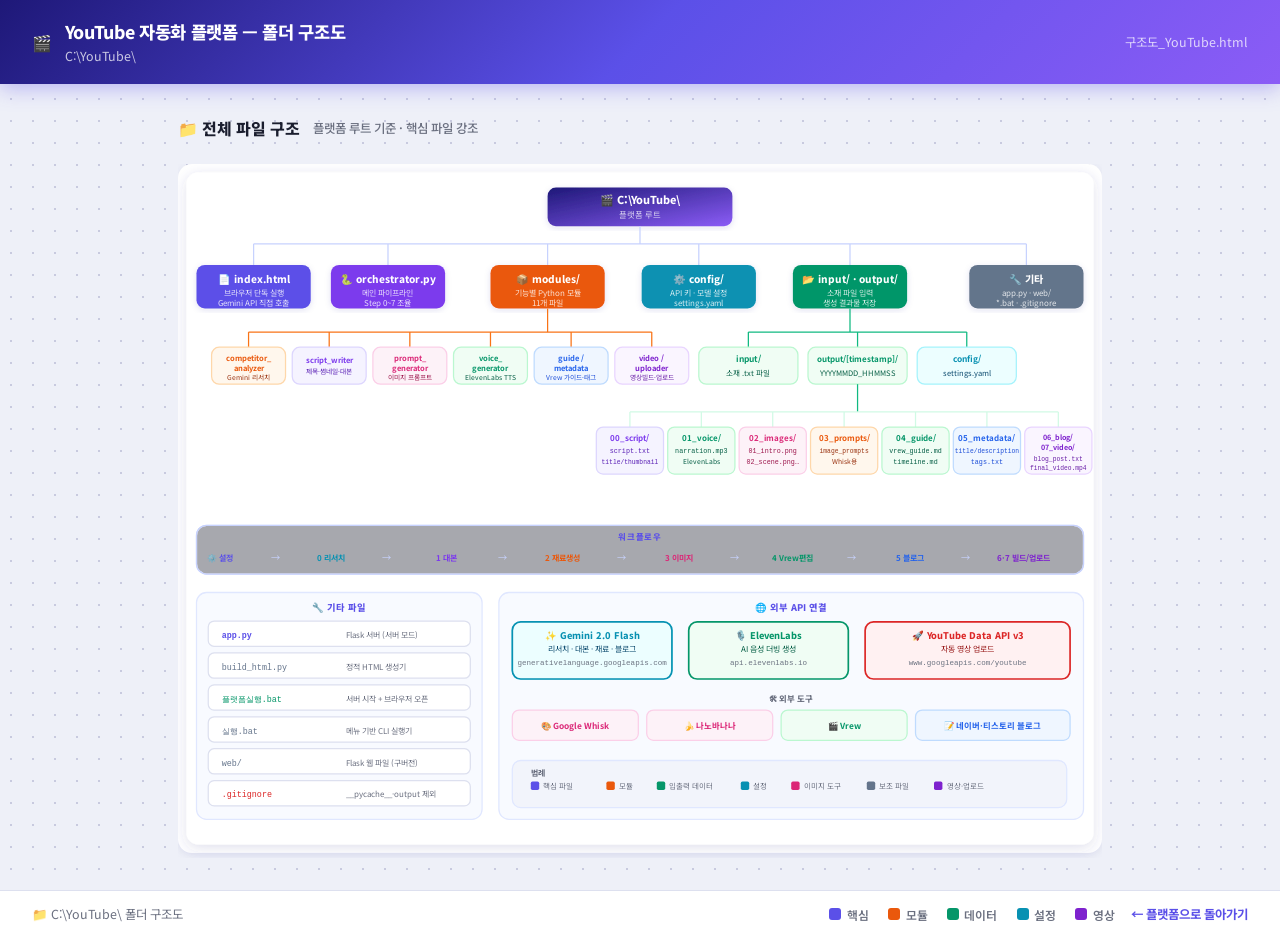
<file: 구조도_YouTube.html>
<!DOCTYPE html>
<html lang="ko">
<head>
<meta charset="UTF-8">
<meta name="viewport" content="width=device-width, initial-scale=1.0">
<title>폴더 구조도 — YouTube 자동화 플랫폼</title>
<style>
@import url('https://fonts.googleapis.com/css2?family=Noto+Sans+KR:wght@400;600;700;800&display=swap');
*,*::before,*::after{box-sizing:border-box;margin:0;padding:0}
body{font-family:'Noto Sans KR',system-ui,sans-serif;background:#eef0f8;
  background-image:radial-gradient(circle,#c8cadf 1px,transparent 1px);background-size:22px 22px;
  min-height:100vh;display:flex;flex-direction:column}
header{background:linear-gradient(135deg,#1e1878,#5b50e8,#8b5cf6);color:#fff;padding:1.2rem 2rem;
  box-shadow:0 4px 20px rgba(91,80,232,.38);display:flex;align-items:center;gap:.8rem}
header h1{font-size:1.1rem;font-weight:800;letter-spacing:-.02em}
header p{font-size:.78rem;opacity:.75;margin-left:auto}
.wrap{max-width:none;margin:0 auto;padding:2rem 1.5rem;flex:1;display:flex;flex-direction:column;gap:1.5rem;overflow-x:auto}
.svg-scroll{overflow-x:auto;width:100%}
.title-row{display:flex;align-items:center;gap:.8rem}
.title-row h2{font-size:1rem;font-weight:800;color:#1a1d2e}
.title-row p{font-size:.78rem;color:#6b7080;font-weight:500}
svg{width:924px;height:689px;border-radius:14px;background:#fff;box-shadow:0 2px 8px rgba(60,60,140,.08);overflow:visible}
footer{background:#fff;border-top:1.5px solid #dde0ef;padding:.9rem 2rem;display:flex;align-items:center;gap:1rem;font-size:.78rem;color:#6b7080}
footer a{color:#5b50e8;text-decoration:none;font-weight:700}
footer a:hover{text-decoration:underline}
.legend{display:flex;gap:1.2rem;flex-wrap:wrap;margin-left:auto;align-items:center}
.leg{display:flex;align-items:center;gap:.35rem;font-size:.74rem;font-weight:600}
.leg-dot{width:12px;height:12px;border-radius:3px}
</style>
</head>
<body>

<header>
  <div>🎬</div>
  <div>
    <h1>YouTube 자동화 플랫폼 — 폴더 구조도</h1>
    <p style="margin-left:0;margin-top:.15rem">C:\YouTube\</p>
  </div>
  <p>구조도_YouTube.html</p>
</header>

<div class="wrap">
  <div class="title-row">
    <h2>📁 전체 파일 구조</h2>
    <p>플랫폼 루트 기준 · 핵심 파일 강조</p>
  </div>

<div class="svg-scroll">
<svg viewBox="0 0 1100 820" xmlns="http://www.w3.org/2000/svg">
<defs>
  <filter id="sh"><feDropShadow dx="0" dy="2" stdDeviation="4" flood-color="rgba(60,60,140,.12)"/></filter>
  <filter id="sh2"><feDropShadow dx="0" dy="4" stdDeviation="8" flood-color="rgba(60,60,140,.16)"/></filter>
</defs>

<!-- 배경 패널 -->
<rect x="10" y="10" width="1080" height="800" rx="14" fill="#fff" filter="url(#sh2)"/>

<!-- ══ 루트 노드 ══ -->
<rect x="440" y="28" width="220" height="46" rx="10" fill="url(#grad-root)" filter="url(#sh)"/>
<defs>
  <linearGradient id="grad-root" x1="0%" y1="0%" x2="100%" y2="100%">
    <stop offset="0%" stop-color="#1e1878"/>
    <stop offset="100%" stop-color="#8b5cf6"/>
  </linearGradient>
</defs>
<text x="550" y="48" text-anchor="middle" font-family="Noto Sans KR,sans-serif" font-size="13" font-weight="800" fill="#fff">🎬 C:\YouTube\</text>
<text x="550" y="64" text-anchor="middle" font-family="Noto Sans KR,sans-serif" font-size="10" fill="rgba(255,255,255,.75)">플랫폼 루트</text>

<!-- ══ 1단계 연결선 ══ -->
<!-- 루트 → 6개 분기 -->
<line x1="550" y1="74" x2="550" y2="95" stroke="#c7d2fe" stroke-width="1.5"/>
<line x1="90" y1="95" x2="1010" y2="95" stroke="#c7d2fe" stroke-width="1.5"/>
<!-- 수직선들 -->
<line x1="90"   y1="95" x2="90"   y2="120" stroke="#c7d2fe" stroke-width="1.5"/>
<line x1="250"  y1="95" x2="250"  y2="120" stroke="#c7d2fe" stroke-width="1.5"/>
<line x1="440"  y1="95" x2="440"  y2="120" stroke="#c7d2fe" stroke-width="1.5"/>
<line x1="620"  y1="95" x2="620"  y2="120" stroke="#c7d2fe" stroke-width="1.5"/>
<line x1="800"  y1="95" x2="800"  y2="120" stroke="#c7d2fe" stroke-width="1.5"/>
<line x1="1010" y1="95" x2="1010" y2="120" stroke="#c7d2fe" stroke-width="1.5"/>

<!-- ══ index.html (핵심) ══ -->
<rect x="22" y="120" width="136" height="52" rx="10" fill="#5b50e8" filter="url(#sh)"/>
<text x="90" y="141" text-anchor="middle" font-family="Noto Sans KR,sans-serif" font-size="12" font-weight="800" fill="#fff">📄 index.html</text>
<text x="90" y="157" text-anchor="middle" font-family="Noto Sans KR,sans-serif" font-size="9.5" fill="rgba(255,255,255,.82)">브라우저 단독 실행</text>
<text x="90" y="169" text-anchor="middle" font-family="Noto Sans KR,sans-serif" font-size="9.5" fill="rgba(255,255,255,.82)">Gemini API 직접 호출</text>

<!-- ══ orchestrator.py ══ -->
<rect x="182" y="120" width="136" height="52" rx="10" fill="#7c3aed" filter="url(#sh)"/>
<text x="250" y="141" text-anchor="middle" font-family="Noto Sans KR,sans-serif" font-size="12" font-weight="800" fill="#fff">🐍 orchestrator.py</text>
<text x="250" y="157" text-anchor="middle" font-family="Noto Sans KR,sans-serif" font-size="9.5" fill="rgba(255,255,255,.82)">메인 파이프라인</text>
<text x="250" y="169" text-anchor="middle" font-family="Noto Sans KR,sans-serif" font-size="9.5" fill="rgba(255,255,255,.82)">Step 0~7 조율</text>

<!-- ══ modules/ ══ -->
<rect x="372" y="120" width="136" height="52" rx="10" fill="#ea580c" filter="url(#sh)"/>
<text x="440" y="141" text-anchor="middle" font-family="Noto Sans KR,sans-serif" font-size="12" font-weight="800" fill="#fff">📦 modules/</text>
<text x="440" y="157" text-anchor="middle" font-family="Noto Sans KR,sans-serif" font-size="9.5" fill="rgba(255,255,255,.82)">기능별 Python 모듈</text>
<text x="440" y="169" text-anchor="middle" font-family="Noto Sans KR,sans-serif" font-size="9.5" fill="rgba(255,255,255,.82)">11개 파일</text>

<!-- ══ config/ ══ -->
<rect x="552" y="120" width="136" height="52" rx="10" fill="#0891b2" filter="url(#sh)"/>
<text x="620" y="141" text-anchor="middle" font-family="Noto Sans KR,sans-serif" font-size="12" font-weight="800" fill="#fff">⚙️ config/</text>
<text x="620" y="157" text-anchor="middle" font-family="Noto Sans KR,sans-serif" font-size="9.5" fill="rgba(255,255,255,.82)">API 키 · 모델 설정</text>
<text x="620" y="169" text-anchor="middle" font-family="Noto Sans KR,sans-serif" font-size="9.5" fill="rgba(255,255,255,.82)">settings.yaml</text>

<!-- ══ input/ / output/ ══ -->
<rect x="732" y="120" width="136" height="52" rx="10" fill="#059669" filter="url(#sh)"/>
<text x="800" y="141" text-anchor="middle" font-family="Noto Sans KR,sans-serif" font-size="12" font-weight="800" fill="#fff">📂 input/ · output/</text>
<text x="800" y="157" text-anchor="middle" font-family="Noto Sans KR,sans-serif" font-size="9.5" fill="rgba(255,255,255,.82)">소재 파일 입력</text>
<text x="800" y="169" text-anchor="middle" font-family="Noto Sans KR,sans-serif" font-size="9.5" fill="rgba(255,255,255,.82)">생성 결과물 저장</text>

<!-- ══ 기타 파일들 ══ -->
<rect x="942" y="120" width="136" height="52" rx="10" fill="#64748b" filter="url(#sh)"/>
<text x="1010" y="141" text-anchor="middle" font-family="Noto Sans KR,sans-serif" font-size="12" font-weight="800" fill="#fff">🔧 기타</text>
<text x="1010" y="157" text-anchor="middle" font-family="Noto Sans KR,sans-serif" font-size="9.5" fill="rgba(255,255,255,.82)">app.py · web/</text>
<text x="1010" y="169" text-anchor="middle" font-family="Noto Sans KR,sans-serif" font-size="9.5" fill="rgba(255,255,255,.82)">*.bat · .gitignore</text>

<!-- ══ 2단계: modules/ 하위 (88px wide, step=96, x=40~608) ══ -->
<line x1="440" y1="172" x2="440" y2="200" stroke="#f97316" stroke-width="1.5"/>
<line x1="84"  y1="200" x2="564" y2="200" stroke="#f97316" stroke-width="1.5"/>
<line x1="84"  y1="200" x2="84"  y2="218" stroke="#f97316" stroke-width="1.5"/>
<line x1="180" y1="200" x2="180" y2="218" stroke="#f97316" stroke-width="1.5"/>
<line x1="276" y1="200" x2="276" y2="218" stroke="#f97316" stroke-width="1.5"/>
<line x1="372" y1="200" x2="372" y2="218" stroke="#f97316" stroke-width="1.5"/>
<line x1="468" y1="200" x2="468" y2="218" stroke="#f97316" stroke-width="1.5"/>
<line x1="564" y1="200" x2="564" y2="218" stroke="#f97316" stroke-width="1.5"/>

<!-- competitor_analyzer: x=40 c=84 -->
<rect x="40"  y="218" width="88" height="44" rx="9" fill="#fff7ed" stroke="#fed7aa" stroke-width="1.5"/>
<text x="84"  y="234" text-anchor="middle" font-family="Noto Sans KR,sans-serif" font-size="9" font-weight="700" fill="#ea580c">competitor_</text>
<text x="84"  y="246" text-anchor="middle" font-family="Noto Sans KR,sans-serif" font-size="9" font-weight="700" fill="#ea580c">analyzer</text>
<text x="84"  y="257" text-anchor="middle" font-family="Noto Sans KR,sans-serif" font-size="8" fill="#9a3412">Gemini 리서치</text>

<!-- script_writer: x=136 c=180 -->
<rect x="136" y="218" width="88" height="44" rx="9" fill="#f5f3ff" stroke="#ddd6fe" stroke-width="1.5"/>
<text x="180" y="237" text-anchor="middle" font-family="Noto Sans KR,sans-serif" font-size="9" font-weight="700" fill="#7c3aed">script_writer</text>
<text x="180" y="250" text-anchor="middle" font-family="Noto Sans KR,sans-serif" font-size="8" fill="#5b21b6">제목·썸네일·대본</text>

<!-- prompt_generator: x=232 c=276 -->
<rect x="232" y="218" width="88" height="44" rx="9" fill="#fdf2f8" stroke="#fbcfe8" stroke-width="1.5"/>
<text x="276" y="234" text-anchor="middle" font-family="Noto Sans KR,sans-serif" font-size="9" font-weight="700" fill="#db2777">prompt_</text>
<text x="276" y="246" text-anchor="middle" font-family="Noto Sans KR,sans-serif" font-size="9" font-weight="700" fill="#db2777">generator</text>
<text x="276" y="257" text-anchor="middle" font-family="Noto Sans KR,sans-serif" font-size="8" fill="#9d174d">이미지 프롬프트</text>

<!-- voice_generator: x=328 c=372 -->
<rect x="328" y="218" width="88" height="44" rx="9" fill="#f0fdf4" stroke="#bbf7d0" stroke-width="1.5"/>
<text x="372" y="234" text-anchor="middle" font-family="Noto Sans KR,sans-serif" font-size="9" font-weight="700" fill="#059669">voice_</text>
<text x="372" y="246" text-anchor="middle" font-family="Noto Sans KR,sans-serif" font-size="9" font-weight="700" fill="#059669">generator</text>
<text x="372" y="257" text-anchor="middle" font-family="Noto Sans KR,sans-serif" font-size="8" fill="#065f46">ElevenLabs TTS</text>

<!-- guide+metadata: x=424 c=468 -->
<rect x="424" y="218" width="88" height="44" rx="9" fill="#eff6ff" stroke="#bfdbfe" stroke-width="1.5"/>
<text x="468" y="234" text-anchor="middle" font-family="Noto Sans KR,sans-serif" font-size="9" font-weight="700" fill="#2563eb">guide /</text>
<text x="468" y="246" text-anchor="middle" font-family="Noto Sans KR,sans-serif" font-size="9" font-weight="700" fill="#2563eb">metadata</text>
<text x="468" y="257" text-anchor="middle" font-family="Noto Sans KR,sans-serif" font-size="8" fill="#1d4ed8">Vrew 가이드·태그</text>

<!-- video+uploader: x=520 c=564 -->
<rect x="520" y="218" width="88" height="44" rx="9" fill="#faf5ff" stroke="#e9d5ff" stroke-width="1.5"/>
<text x="564" y="234" text-anchor="middle" font-family="Noto Sans KR,sans-serif" font-size="9" font-weight="700" fill="#7e22ce">video /</text>
<text x="564" y="246" text-anchor="middle" font-family="Noto Sans KR,sans-serif" font-size="9" font-weight="700" fill="#7e22ce">uploader</text>
<text x="564" y="257" text-anchor="middle" font-family="Noto Sans KR,sans-serif" font-size="8" fill="#6b21a8">영상빌드·업로드</text>

<!-- ══ 2단계: output/ 하위 (118px wide, gap=12, x=620~998) ══ -->
<line x1="800" y1="172" x2="800" y2="200" stroke="#10b981" stroke-width="1.5"/>
<line x1="679" y1="200" x2="939" y2="200" stroke="#10b981" stroke-width="1.5"/>
<line x1="679" y1="200" x2="679" y2="218" stroke="#10b981" stroke-width="1.5"/>
<line x1="809" y1="200" x2="809" y2="218" stroke="#10b981" stroke-width="1.5"/>
<line x1="939" y1="200" x2="939" y2="218" stroke="#10b981" stroke-width="1.5"/>

<!-- input/: x=620 c=679 -->
<rect x="620" y="218" width="118" height="44" rx="9" fill="#f0fdf4" stroke="#bbf7d0" stroke-width="1.5"/>
<text x="679" y="236" text-anchor="middle" font-family="Noto Sans KR,sans-serif" font-size="10" font-weight="700" fill="#059669">input/</text>
<text x="679" y="252" text-anchor="middle" font-family="Noto Sans KR,sans-serif" font-size="9" fill="#065f46">소재 .txt 파일</text>

<!-- output/[ts]/: x=750 c=809 -->
<rect x="750" y="218" width="118" height="44" rx="9" fill="#f0fdf4" stroke="#bbf7d0" stroke-width="1.5"/>
<text x="809" y="236" text-anchor="middle" font-family="Noto Sans KR,sans-serif" font-size="9.5" font-weight="700" fill="#059669">output/[timestamp]/</text>
<text x="809" y="252" text-anchor="middle" font-family="Noto Sans KR,sans-serif" font-size="9" fill="#065f46">YYYYMMDD_HHMMSS</text>

<!-- config/: x=880 c=939 -->
<rect x="880" y="218" width="118" height="44" rx="9" fill="#ecfeff" stroke="#a5f3fc" stroke-width="1.5"/>
<text x="939" y="236" text-anchor="middle" font-family="Noto Sans KR,sans-serif" font-size="10" font-weight="700" fill="#0891b2">config/</text>
<text x="939" y="252" text-anchor="middle" font-family="Noto Sans KR,sans-serif" font-size="9" fill="#0c4a6e">settings.yaml</text>

<!-- ══ output/[ts]/ 하위 폴더 (80px wide, step=85, x=498~1088) ══ -->
<line x1="809" y1="262" x2="809" y2="295" stroke="#10b981" stroke-width="1.5"/>
<line x1="538" y1="295" x2="1048" y2="295" stroke="#d1fae5" stroke-width="1.5"/>
<line x1="538"  y1="295" x2="538"  y2="313" stroke="#d1fae5" stroke-width="1.5"/>
<line x1="623"  y1="295" x2="623"  y2="313" stroke="#d1fae5" stroke-width="1.5"/>
<line x1="708"  y1="295" x2="708"  y2="313" stroke="#d1fae5" stroke-width="1.5"/>
<line x1="793"  y1="295" x2="793"  y2="313" stroke="#d1fae5" stroke-width="1.5"/>
<line x1="878"  y1="295" x2="878"  y2="313" stroke="#d1fae5" stroke-width="1.5"/>
<line x1="963"  y1="295" x2="963"  y2="313" stroke="#d1fae5" stroke-width="1.5"/>
<line x1="1048" y1="295" x2="1048" y2="313" stroke="#d1fae5" stroke-width="1.5"/>

<!-- 00_script/ x=498 c=538 -->
<rect x="498" y="313" width="80" height="56" rx="8" fill="#f5f3ff" stroke="#ddd6fe" stroke-width="1.5"/>
<text x="538" y="330" text-anchor="middle" font-family="Noto Sans KR,sans-serif" font-size="9.5" font-weight="700" fill="#7c3aed">00_script/</text>
<text x="538" y="344" text-anchor="middle" font-family="Consolas,monospace" font-size="8" fill="#5b21b6">script.txt</text>
<text x="538" y="357" text-anchor="middle" font-family="Consolas,monospace" font-size="7.5" fill="#5b21b6">title/thumbnail</text>

<!-- 01_voice/ x=583 c=623 -->
<rect x="583" y="313" width="80" height="56" rx="8" fill="#f0fdf4" stroke="#bbf7d0" stroke-width="1.5"/>
<text x="623" y="330" text-anchor="middle" font-family="Noto Sans KR,sans-serif" font-size="9.5" font-weight="700" fill="#059669">01_voice/</text>
<text x="623" y="344" text-anchor="middle" font-family="Consolas,monospace" font-size="8" fill="#065f46">narration.mp3</text>
<text x="623" y="357" text-anchor="middle" font-family="Noto Sans KR,sans-serif" font-size="8" fill="#065f46">ElevenLabs</text>

<!-- 02_images/ x=668 c=708 -->
<rect x="668" y="313" width="80" height="56" rx="8" fill="#fdf2f8" stroke="#fbcfe8" stroke-width="1.5"/>
<text x="708" y="330" text-anchor="middle" font-family="Noto Sans KR,sans-serif" font-size="9.5" font-weight="700" fill="#db2777">02_images/</text>
<text x="708" y="344" text-anchor="middle" font-family="Consolas,monospace" font-size="8" fill="#9d174d">01_intro.png</text>
<text x="708" y="357" text-anchor="middle" font-family="Consolas,monospace" font-size="8" fill="#9d174d">02_scene.png…</text>

<!-- 03_prompts/ x=753 c=793 -->
<rect x="753" y="313" width="80" height="56" rx="8" fill="#fff7ed" stroke="#fed7aa" stroke-width="1.5"/>
<text x="793" y="330" text-anchor="middle" font-family="Noto Sans KR,sans-serif" font-size="9.5" font-weight="700" fill="#ea580c">03_prompts/</text>
<text x="793" y="344" text-anchor="middle" font-family="Consolas,monospace" font-size="7.5" fill="#9a3412">image_prompts</text>
<text x="793" y="357" text-anchor="middle" font-family="Noto Sans KR,sans-serif" font-size="8" fill="#9a3412">Whisk용</text>

<!-- 04_guide/ x=838 c=878 -->
<rect x="838" y="313" width="80" height="56" rx="8" fill="#f0fdf4" stroke="#bbf7d0" stroke-width="1.5"/>
<text x="878" y="330" text-anchor="middle" font-family="Noto Sans KR,sans-serif" font-size="9.5" font-weight="700" fill="#059669">04_guide/</text>
<text x="878" y="344" text-anchor="middle" font-family="Consolas,monospace" font-size="8" fill="#065f46">vrew_guide.md</text>
<text x="878" y="357" text-anchor="middle" font-family="Consolas,monospace" font-size="8" fill="#065f46">timeline.md</text>

<!-- 05_metadata/ x=923 c=963 -->
<rect x="923" y="313" width="80" height="56" rx="8" fill="#eff6ff" stroke="#bfdbfe" stroke-width="1.5"/>
<text x="963" y="330" text-anchor="middle" font-family="Noto Sans KR,sans-serif" font-size="9.5" font-weight="700" fill="#2563eb">05_metadata/</text>
<text x="963" y="344" text-anchor="middle" font-family="Consolas,monospace" font-size="7.5" fill="#1d4ed8">title/description</text>
<text x="963" y="357" text-anchor="middle" font-family="Consolas,monospace" font-size="8" fill="#1d4ed8">tags.txt</text>

<!-- 06_blog/07_video/ x=1008 c=1048 -->
<rect x="1008" y="313" width="80" height="56" rx="8" fill="#faf5ff" stroke="#e9d5ff" stroke-width="1.5"/>
<text x="1048" y="328" text-anchor="middle" font-family="Noto Sans KR,sans-serif" font-size="8.5" font-weight="700" fill="#7e22ce">06_blog/</text>
<text x="1048" y="340" text-anchor="middle" font-family="Noto Sans KR,sans-serif" font-size="8.5" font-weight="700" fill="#7e22ce">07_video/</text>
<text x="1048" y="353" text-anchor="middle" font-family="Consolas,monospace" font-size="7.5" fill="#6b21a8">blog_post.txt</text>
<text x="1048" y="364" text-anchor="middle" font-family="Consolas,monospace" font-size="7.5" fill="#6b21a8">final_video.mp4</text>

<!-- ══ 워크플로우 화살표 (하단) ══ -->
<rect x="22" y="430" width="1056" height="58" rx="12" fill="linear-gradient" stroke="#e0e7ff" stroke-width="1.5"/>
<rect x="22" y="430" width="1056" height="58" rx="12" fill="rgba(238,240,248,.7)" stroke="#c7d2fe" stroke-width="1.5"/>
<text x="550" y="448" text-anchor="middle" font-family="Noto Sans KR,sans-serif" font-size="10" font-weight="800" fill="#5b50e8" letter-spacing="1">워크플로우</text>
<!-- 흐름 -->
<text x="50"  y="472" text-anchor="middle" font-family="Noto Sans KR,sans-serif" font-size="9.5" font-weight="700" fill="#5b50e8">⚙️ 설정</text>
<text x="116" y="472" text-anchor="middle" font-family="Noto Sans KR,sans-serif" font-size="11" fill="#c7d2fe">→</text>
<text x="182" y="472" text-anchor="middle" font-family="Noto Sans KR,sans-serif" font-size="9.5" font-weight="700" fill="#0891b2">0 리서치</text>
<text x="248" y="472" text-anchor="middle" font-family="Noto Sans KR,sans-serif" font-size="11" fill="#c7d2fe">→</text>
<text x="320" y="472" text-anchor="middle" font-family="Noto Sans KR,sans-serif" font-size="9.5" font-weight="700" fill="#7c3aed">1 대본</text>
<text x="386" y="472" text-anchor="middle" font-family="Noto Sans KR,sans-serif" font-size="11" fill="#c7d2fe">→</text>
<text x="458" y="472" text-anchor="middle" font-family="Noto Sans KR,sans-serif" font-size="9.5" font-weight="700" fill="#ea580c">2 재료생성</text>
<text x="528" y="472" text-anchor="middle" font-family="Noto Sans KR,sans-serif" font-size="11" fill="#c7d2fe">→</text>
<text x="596" y="472" text-anchor="middle" font-family="Noto Sans KR,sans-serif" font-size="9.5" font-weight="700" fill="#db2777">3 이미지</text>
<text x="662" y="472" text-anchor="middle" font-family="Noto Sans KR,sans-serif" font-size="11" fill="#c7d2fe">→</text>
<text x="732" y="472" text-anchor="middle" font-family="Noto Sans KR,sans-serif" font-size="9.5" font-weight="700" fill="#059669">4 Vrew편집</text>
<text x="802" y="472" text-anchor="middle" font-family="Noto Sans KR,sans-serif" font-size="11" fill="#c7d2fe">→</text>
<text x="872" y="472" text-anchor="middle" font-family="Noto Sans KR,sans-serif" font-size="9.5" font-weight="700" fill="#2563eb">5 블로그</text>
<text x="938" y="472" text-anchor="middle" font-family="Noto Sans KR,sans-serif" font-size="11" fill="#c7d2fe">→</text>
<text x="1006" y="472" text-anchor="middle" font-family="Noto Sans KR,sans-serif" font-size="9.5" font-weight="700" fill="#7e22ce">6·7 빌드/업로드</text>

<!-- ══ 기타 파일 목록 ══ -->
<rect x="22" y="510" width="340" height="270" rx="12" fill="#f8faff" stroke="#e0e7ff" stroke-width="1.5"/>
<text x="192" y="532" text-anchor="middle" font-family="Noto Sans KR,sans-serif" font-size="11" font-weight="800" fill="#5b50e8">🔧 기타 파일</text>

<!-- 파일 항목들 -->
<rect x="36" y="544" width="312" height="30" rx="7" fill="#fff" stroke="#dde0ef" stroke-width="1.5"/>
<text x="52" y="564" font-family="Consolas,monospace" font-size="10" fill="#5b50e8" font-weight="700">app.py</text>
<text x="200" y="564" font-family="Noto Sans KR,sans-serif" font-size="9.5" fill="#6b7080">Flask 서버 (서버 모드)</text>

<rect x="36" y="582" width="312" height="30" rx="7" fill="#fff" stroke="#dde0ef" stroke-width="1.5"/>
<text x="52" y="602" font-family="Consolas,monospace" font-size="10" fill="#64748b">build_html.py</text>
<text x="200" y="602" font-family="Noto Sans KR,sans-serif" font-size="9.5" fill="#6b7080">정적 HTML 생성기</text>

<rect x="36" y="620" width="312" height="30" rx="7" fill="#fff" stroke="#dde0ef" stroke-width="1.5"/>
<text x="52" y="640" font-family="Consolas,monospace" font-size="10" fill="#059669">플랫폼실행.bat</text>
<text x="200" y="640" font-family="Noto Sans KR,sans-serif" font-size="9.5" fill="#6b7080">서버 시작 + 브라우저 오픈</text>

<rect x="36" y="658" width="312" height="30" rx="7" fill="#fff" stroke="#dde0ef" stroke-width="1.5"/>
<text x="52" y="678" font-family="Consolas,monospace" font-size="10" fill="#64748b">실행.bat</text>
<text x="200" y="678" font-family="Noto Sans KR,sans-serif" font-size="9.5" fill="#6b7080">메뉴 기반 CLI 실행기</text>

<rect x="36" y="696" width="312" height="30" rx="7" fill="#fff" stroke="#dde0ef" stroke-width="1.5"/>
<text x="52" y="716" font-family="Consolas,monospace" font-size="10" fill="#64748b">web/</text>
<text x="200" y="716" font-family="Noto Sans KR,sans-serif" font-size="9.5" fill="#6b7080">Flask 웹 파일 (구버전)</text>

<rect x="36" y="734" width="312" height="30" rx="7" fill="#fff" stroke="#dde0ef" stroke-width="1.5"/>
<text x="52" y="754" font-family="Consolas,monospace" font-size="10" fill="#dc2626">.gitignore</text>
<text x="200" y="754" font-family="Noto Sans KR,sans-serif" font-size="9.5" fill="#6b7080">__pycache__·output 제외</text>

<!-- ══ API 연결도 ══ -->
<rect x="382" y="510" width="696" height="270" rx="12" fill="#f8faff" stroke="#e0e7ff" stroke-width="1.5"/>
<text x="730" y="532" text-anchor="middle" font-family="Noto Sans KR,sans-serif" font-size="11" font-weight="800" fill="#5b50e8">🌐 외부 API 연결</text>

<!-- Gemini -->
<rect x="398" y="545" width="190" height="68" rx="10" fill="linear" stroke="#a5f3fc" stroke-width="2"/>
<rect x="398" y="545" width="190" height="68" rx="10" fill="#ecfeff" stroke="#0891b2" stroke-width="2"/>
<text x="493" y="565" text-anchor="middle" font-family="Noto Sans KR,sans-serif" font-size="11" font-weight="800" fill="#0891b2">✨ Gemini 2.0 Flash</text>
<text x="493" y="581" text-anchor="middle" font-family="Noto Sans KR,sans-serif" font-size="9.5" fill="#0c4a6e">리서치 · 대본 · 재료 · 블로그</text>
<text x="493" y="596" text-anchor="middle" font-family="Consolas,monospace" font-size="9" fill="#6b7280">generativelanguage.googleapis.com</text>

<!-- ElevenLabs -->
<rect x="608" y="545" width="190" height="68" rx="10" fill="#f0fdf4" stroke="#059669" stroke-width="2"/>
<text x="703" y="565" text-anchor="middle" font-family="Noto Sans KR,sans-serif" font-size="11" font-weight="800" fill="#059669">🎙️ ElevenLabs</text>
<text x="703" y="581" text-anchor="middle" font-family="Noto Sans KR,sans-serif" font-size="9.5" fill="#065f46">AI 음성 더빙 생성</text>
<text x="703" y="596" text-anchor="middle" font-family="Consolas,monospace" font-size="9" fill="#6b7280">api.elevenlabs.io</text>

<!-- YouTube -->
<rect x="818" y="545" width="244" height="68" rx="10" fill="#fff1f2" stroke="#dc2626" stroke-width="2"/>
<text x="940" y="565" text-anchor="middle" font-family="Noto Sans KR,sans-serif" font-size="11" font-weight="800" fill="#dc2626">🚀 YouTube Data API v3</text>
<text x="940" y="581" text-anchor="middle" font-family="Noto Sans KR,sans-serif" font-size="9.5" fill="#991b1b">자동 영상 업로드</text>
<text x="940" y="596" text-anchor="middle" font-family="Consolas,monospace" font-size="9" fill="#6b7280">www.googleapis.com/youtube</text>

<!-- 도구 링크들 -->
<text x="730" y="640" text-anchor="middle" font-family="Noto Sans KR,sans-serif" font-size="10" font-weight="800" fill="#6b7080">🛠 외부 도구</text>
<rect x="398" y="650" width="150" height="36" rx="8" fill="#fdf2f8" stroke="#fbcfe8" stroke-width="1.5"/>
<text x="473" y="673" text-anchor="middle" font-family="Noto Sans KR,sans-serif" font-size="10" font-weight="700" fill="#db2777">🎨 Google Whisk</text>

<rect x="558" y="650" width="150" height="36" rx="8" fill="#fdf2f8" stroke="#fbcfe8" stroke-width="1.5"/>
<text x="633" y="673" text-anchor="middle" font-family="Noto Sans KR,sans-serif" font-size="10" font-weight="700" fill="#db2777">🍌 나노바나나</text>

<rect x="718" y="650" width="150" height="36" rx="8" fill="#f0fdf4" stroke="#bbf7d0" stroke-width="1.5"/>
<text x="793" y="673" text-anchor="middle" font-family="Noto Sans KR,sans-serif" font-size="10" font-weight="700" fill="#059669">🎬 Vrew</text>

<rect x="878" y="650" width="184" height="36" rx="8" fill="#eff6ff" stroke="#bfdbfe" stroke-width="1.5"/>
<text x="970" y="673" text-anchor="middle" font-family="Noto Sans KR,sans-serif" font-size="10" font-weight="700" fill="#2563eb">📝 네이버·티스토리 블로그</text>

<!-- 범례 -->
<rect x="398" y="710" width="660" height="56" rx="10" fill="rgba(238,240,248,.6)" stroke="#e0e7ff" stroke-width="1.5"/>
<text x="420" y="728" font-family="Noto Sans KR,sans-serif" font-size="9.5" font-weight="800" fill="#6b7080">범례</text>
<rect x="420" y="735" width="10" height="10" rx="2" fill="#5b50e8"/>
<text x="435" y="744" font-family="Noto Sans KR,sans-serif" font-size="9" fill="#6b7080">핵심 파일</text>
<rect x="510" y="735" width="10" height="10" rx="2" fill="#ea580c"/>
<text x="525" y="744" font-family="Noto Sans KR,sans-serif" font-size="9" fill="#6b7080">모듈</text>
<rect x="570" y="735" width="10" height="10" rx="2" fill="#059669"/>
<text x="585" y="744" font-family="Noto Sans KR,sans-serif" font-size="9" fill="#6b7080">입출력 데이터</text>
<rect x="670" y="735" width="10" height="10" rx="2" fill="#0891b2"/>
<text x="685" y="744" font-family="Noto Sans KR,sans-serif" font-size="9" fill="#6b7080">설정</text>
<rect x="730" y="735" width="10" height="10" rx="2" fill="#db2777"/>
<text x="745" y="744" font-family="Noto Sans KR,sans-serif" font-size="9" fill="#6b7080">이미지 도구</text>
<rect x="820" y="735" width="10" height="10" rx="2" fill="#64748b"/>
<text x="835" y="744" font-family="Noto Sans KR,sans-serif" font-size="9" fill="#6b7080">보조 파일</text>
<rect x="900" y="735" width="10" height="10" rx="2" fill="#7e22ce"/>
<text x="915" y="744" font-family="Noto Sans KR,sans-serif" font-size="9" fill="#6b7080">영상·업로드</text>

</svg>
</div><!-- /svg-scroll -->
</div><!-- /wrap -->

<footer>
  <span>📁 C:\YouTube\ 폴더 구조도</span>
  <div class="legend">
    <div class="leg"><div class="leg-dot" style="background:#5b50e8"></div>핵심</div>
    <div class="leg"><div class="leg-dot" style="background:#ea580c"></div>모듈</div>
    <div class="leg"><div class="leg-dot" style="background:#059669"></div>데이터</div>
    <div class="leg"><div class="leg-dot" style="background:#0891b2"></div>설정</div>
    <div class="leg"><div class="leg-dot" style="background:#7e22ce"></div>영상</div>
  </div>
  <a href="index.html">← 플랫폼으로 돌아가기</a>
</footer>

</body>
</html>
</file>
